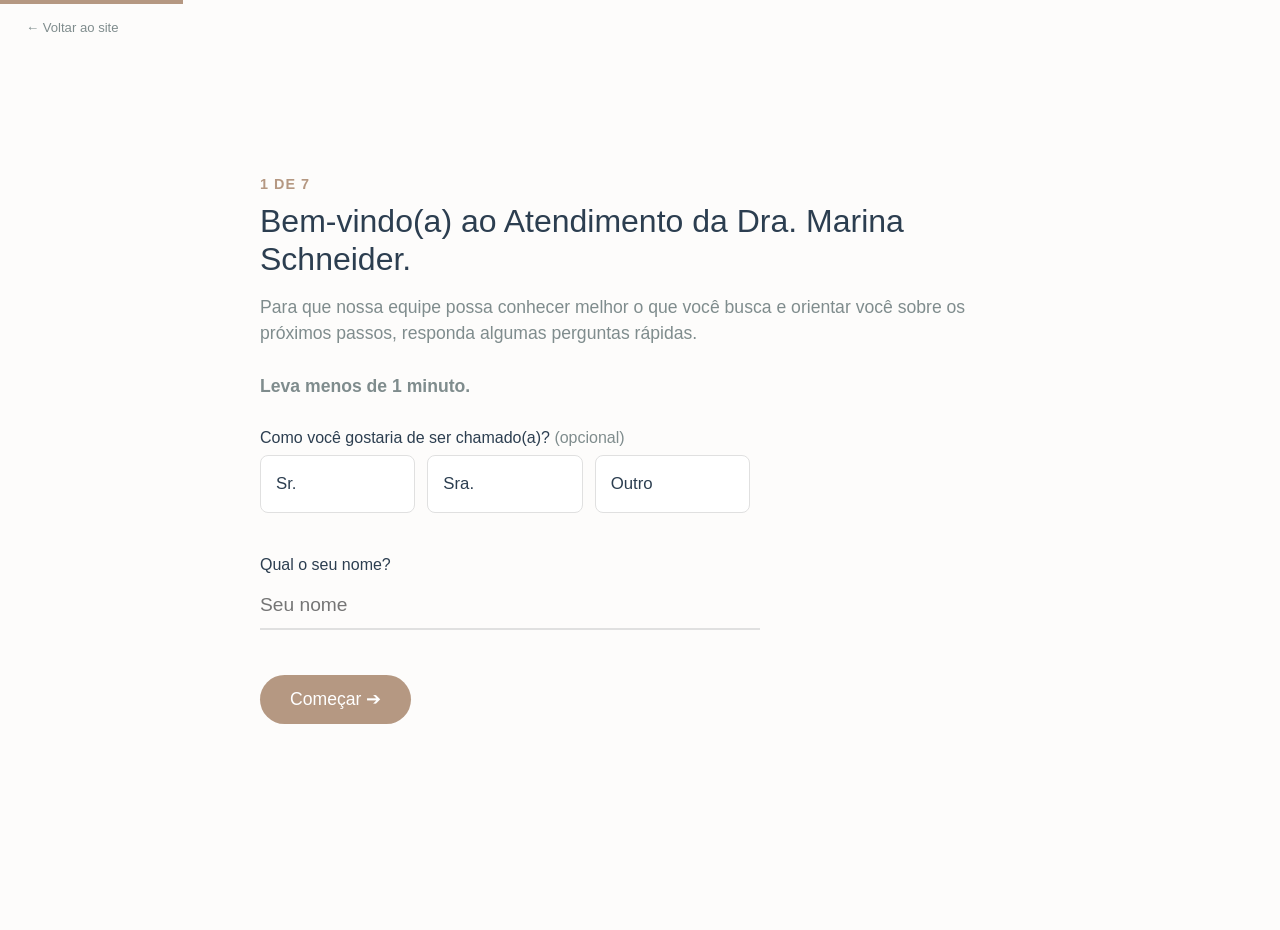
<file: agendamento/index.html>
<!DOCTYPE html>
<html lang="pt-BR">
<head>
    <meta charset="UTF-8">
    <meta name="viewport" content="width=device-width, initial-scale=1.0, maximum-scale=1.0, user-scalable=no">
    <title>Atendimento | Dra. Marina Schneider</title>
    <link rel="icon" type="image/png" href="../assets/images/logo/favicon.png">
    <style>
        :root {
            --primary: #b59882;
            --primary-hover: #9c806b;
            --bg-color: #fdfcfb;
            --text-dark: #2c3e50;
            --text-light: #7f8c8d;
            --border: #e0e0e0;
            --warning-bg: #fff9e6;
            --warning-border: #f1c40f;
        }

        * {
            box-sizing: border-box;
            margin: 0;
            padding: 0;
            font-family: -apple-system, BlinkMacSystemFont, "Segoe UI", Roboto, Helvetica, Arial, sans-serif;
        }

        body {
            background-color: var(--bg-color);
            color: var(--text-dark);
            height: 100vh;
            height: 100dvh; /* Adapta-se melhor no mobile ao abrir o teclado/barra de endereço */
            overflow: hidden;
            display: flex;
            flex-direction: column;
        }

        .back-link {
            position: fixed;
            top: 14px;
            left: 16px;
            z-index: 200;
            font-size: 0.82em;
            color: var(--text-light);
            text-decoration: none;
            padding: 6px 10px;
            border-radius: 20px;
            transition: background 0.2s ease, color 0.2s ease;
        }
        .back-link:hover {
            background: rgba(181, 152, 130, 0.12);
            color: var(--primary);
        }

        .form-container {
            flex: 1;
            position: relative;
            width: 100%;
            max-width: 800px;
            margin: 0 auto;
            padding: 20px;
            display: flex;
            align-items: center;
        }

        .step {
            position: absolute;
            top: 0;
            left: 0;
            width: 100%;
            height: 100%;
            display: flex;
            flex-direction: column;
            justify-content: center;
            opacity: 0;
            visibility: hidden;
            transform: translateY(30px);
            transition: all 0.5s cubic-bezier(0.4, 0, 0.2, 1);
            padding: 20px;
            overflow-y: auto; /* Permite rolagem interna caso o conteúdo seja maior que a tela */
        }

        .step.active {
            opacity: 1;
            visibility: visible;
            transform: translateY(0);
            z-index: 10;
        }

        .step-number {
            font-size: 0.9em;
            color: var(--primary);
            font-weight: 600;
            margin-bottom: 10px;
            letter-spacing: 1px;
            text-transform: uppercase;
        }

        h2 {
            font-size: 2em;
            font-weight: 300;
            margin-bottom: 15px;
            line-height: 1.2;
        }

        p.subtitle {
            font-size: 1.1em;
            color: var(--text-light);
            margin-bottom: 30px;
            line-height: 1.5;
        }

        .options-grid {
            display: grid;
            grid-template-columns: 1fr 1fr;
            gap: 12px;
            max-height: 55vh;
            overflow-y: auto;
            padding-right: 10px;
        }

        @media (max-width: 600px) {
            .options-grid {
                grid-template-columns: 1fr;
                max-height: none; /* Remove o limite de altura para fluir livremente */
            }
            h2 { font-size: 1.6em; }

            .step {
                justify-content: flex-start; /* Joga todo o conteúdo mais para cima no celular */
                padding-top: 10vh; /* Margem superior amigável */
                padding-bottom: 150px; /* Espaço extra no final para o teclado não cobrir os botões */
            }
        }

        .option-card {
            border: 1px solid var(--border);
            border-radius: 8px;
            padding: 18px 15px;
            cursor: pointer;
            transition: all 0.2s ease;
            background: #fff;
            display: flex;
            align-items: center;
        }

        .option-card:hover {
            background: #fcf9f7;
            border-color: var(--primary);
        }

        .option-card.selected {
            border-color: var(--primary);
            background-color: rgba(181, 152, 130, 0.1);
            box-shadow: 0 0 0 1px var(--primary);
        }

        .option-card strong {
            font-size: 1.05em;
            font-weight: 500;
        }

        .option-text {
            display: flex;
            flex-direction: column;
            gap: 4px;
        }

        .option-card small {
            font-size: 0.85em;
            font-weight: 400;
            color: var(--text-dark);
            line-height: 1.3;
        }

        .option-card input {
            display: none;
        }

        .input-group {
            margin-bottom: 25px;
            width: 100%;
            max-width: 500px;
        }

        .input-group label {
            display: block;
            margin-bottom: 8px;
            font-weight: 500;
            color: var(--text-dark);
        }

        .input-group input[type="text"],
        .input-group input[type="tel"],
        .input-group textarea {
            width: 100%;
            padding: 12px 0;
            font-size: 1.2em;
            border: none;
            border-bottom: 2px solid var(--border);
            background: transparent;
            color: var(--text-dark);
            outline: none;
            transition: border-color 0.3s;
            resize: none;
        }

        .input-group textarea {
            min-height: 80px;
            line-height: 1.4;
        }

        .input-group input:focus,
        .input-group textarea:focus {
            border-bottom-color: var(--primary);
        }

        .hidden-input {
            display: none;
            margin-top: 15px;
            animation: fadeIn 0.3s ease;
        }
        .hidden-input.active {
            display: block;
        }

        @keyframes fadeIn {
            from { opacity: 0; transform: translateY(-10px); }
            to { opacity: 1; transform: translateY(0); }
        }

        .btn-container {
            margin-top: 20px;
            display: flex;
            gap: 15px;
            flex-wrap: wrap;
        }

        .btn {
            background-color: var(--primary);
            color: white;
            border: none;
            padding: 14px 30px;
            font-size: 1.1em;
            border-radius: 30px;
            cursor: pointer;
            transition: background 0.3s, transform 0.1s;
            font-weight: 500;
            display: inline-flex;
            align-items: center;
            justify-content: center;
            gap: 10px;
            text-decoration: none;
            text-align: center;
        }

        .btn:hover { background-color: var(--primary-hover); }
        .btn:active { transform: scale(0.98); }

        .btn-secondary {
            background-color: #f1f1f1;
            color: var(--text-dark);
        }
        .btn-secondary:hover { background-color: #e2e2e2; }

        .progress-bar {
            position: fixed;
            top: 0;
            left: 0;
            height: 4px;
            background-color: var(--primary);
            width: 0%;
            transition: width 0.4s ease;
            z-index: 100;
        }

        .error-msg {
            color: #e74c3c;
            font-size: 0.9em;
            margin-top: -10px;
            margin-bottom: 15px;
            display: none;
        }

        .final-message {
            text-align: center;
            max-width: 600px;
            margin: 0 auto;
            max-height: 80vh;
            overflow-y: auto;
            padding-right: 10px;
        }
        .final-message h2 { margin-bottom: 15px; font-size: 1.8em; }
        .final-message p { margin-bottom: 10px; font-size: 1.05em; line-height: 1.4; color: var(--text-dark); }
        .final-message .signature { margin-top: 15px; font-style: italic; color: var(--primary); font-size: 0.95em; }

        .alert-box {
            background-color: var(--warning-bg);
            border-left: 4px solid var(--warning-border);
            padding: 12px 15px;
            margin: 12px 0;
            text-align: left;
            border-radius: 4px;
            display: none; /* Oculto por padrão */
        }
        .alert-box p {
            margin: 0;
            font-size: 0.95em;
            color: #444;
            line-height: 1.4;
        }

    </style>
</head>
<body>

    <a href="../index.html" class="back-link">&larr; Voltar ao site</a>
    <div class="progress-bar" id="progressBar"></div>

    <div class="form-container">

        <div class="step active" id="step-1">
            <div class="step-number">1 de 7</div>
            <h2>Bem-vindo(a) ao Atendimento da Dra. Marina Schneider.</h2>
            <p class="subtitle">Para que nossa equipe possa conhecer melhor o que você busca e orientar você sobre os próximos passos, responda algumas perguntas rápidas.<br><br><strong>Leva menos de 1 minuto.</strong></p>

            <div class="input-group">
                <label>Como você gostaria de ser chamado(a)? <span style="color: var(--text-light); font-weight: 400;">(opcional)</span></label>
                <div class="options-grid" style="grid-template-columns: 1fr 1fr 1fr; margin-bottom: 10px;">
                    <label class="option-card" onclick="selectPronoun(this)">
                        <input type="radio" name="pronome" value="Sr.">
                        <strong>Sr.</strong>
                    </label>
                    <label class="option-card" onclick="selectPronoun(this)">
                        <input type="radio" name="pronome" value="Sra.">
                        <strong>Sra.</strong>
                    </label>
                    <label class="option-card" onclick="selectPronoun(this, true)">
                        <input type="radio" name="pronome" value="Outro">
                        <strong>Outro</strong>
                    </label>
                </div>
                <div class="hidden-input" id="container-pronome-outro">
                    <input type="text" id="pronome_outro" placeholder="Como prefere?">
                </div>
            </div>

            <div class="input-group">
                <label>Qual o seu nome?</label>
                <input type="text" id="nome" placeholder="Seu nome">
            </div>

            <div class="error-msg" id="error-step-1">Por favor, preencha seu nome.</div>
            <div class="btn-container">
                <button class="btn" onclick="validateStep1()">Começar ➔</button>
            </div>
        </div>

        <div class="step" id="step-2">
            <div class="step-number">2 de 7</div>
            <h2>3. Qual região(ões) você gostaria de tratar ou transformar?</h2>
            <p style="margin-bottom: 15px; color: var(--text-light);">Pode selecionar mais de uma opção.</p>

            <div class="options-grid">
                <label class="option-card" onclick="toggleRegiaoCheckbox(this)">
                    <input type="checkbox" name="regiao" value="Mamas">
                    <span class="option-text">
                        <strong>Mamas</strong>
                        <small>Aumento, redução, mastopexia</small>
                    </span>
                </label>
                <label class="option-card" onclick="toggleRegiaoCheckbox(this)">
                    <input type="checkbox" name="regiao" value="Abdome">
                    <span class="option-text">
                        <strong>Abdome</strong>
                        <small>Abdominoplastia, lipoaspiração</small>
                    </span>
                </label>
                <label class="option-card" onclick="toggleRegiaoCheckbox(this)">
                    <input type="checkbox" name="regiao" value="Contorno corporal">
                    <span class="option-text">
                        <strong>Contorno corporal</strong>
                        <small>Lipoaspiração, lipoenxertia, braços</small>
                    </span>
                </label>
                <label class="option-card" onclick="toggleRegiaoCheckbox(this)">
                    <input type="checkbox" name="regiao" value="Face">
                    <span class="option-text">
                        <strong>Face</strong>
                        <small>Blefaroplastia, otoplastia</small>
                    </span>
                </label>
                <label class="option-card" onclick="toggleRegiaoCheckbox(this)">
                    <input type="checkbox" name="regiao" value="Procedimentos estéticos">
                    <span class="option-text">
                        <strong>Procedimentos estéticos</strong>
                        <small>Botox, preenchimento, bioestimulador</small>
                    </span>
                </label>
                <label class="option-card" onclick="toggleRegiaoCheckbox(this, true)">
                    <input type="checkbox" name="regiao" value="Outra região">
                    <strong>Outra região</strong>
                </label>
            </div>

            <div class="input-group hidden-input" id="container-regiao-outra" style="margin-top: 20px;">
                <input type="text" id="regiao_outra" placeholder="Qual seria a outra região?">
            </div>

            <div class="error-msg" id="error-step-2">Selecione pelo menos uma região.</div>
            <div class="btn-container">
                <button class="btn btn-secondary" onclick="prevStep(1)">Voltar</button>
                <button class="btn" onclick="validateStep2()">Próximo ➔</button>
            </div>
        </div>

        <div class="step" id="step-3">
            <div class="step-number">3 de 7</div>
            <h2>4. O que mais incomoda você nessa região?</h2>

            <div class="input-group">
                <textarea id="incomodo" placeholder="Descreva brevemente o que gostaria de mudar..."></textarea>
            </div>

            <div class="error-msg" id="error-step-3">Por favor, escreva algo sobre o que a incomoda.</div>
            <div class="btn-container">
                <button class="btn btn-secondary" onclick="prevStep(2)">Voltar</button>
                <button class="btn" onclick="validateStep3()">Próximo ➔</button>
            </div>
        </div>

        <div class="step" id="step-4">
            <div class="step-number">4 de 7</div>
            <h2>5. Você está decidido a resolver esse problema?</h2>

            <div class="options-grid" style="grid-template-columns: 1fr;">
                <label class="option-card" onclick="selectRadioAndAdvance(this, 'decisao', 5)">
                    <input type="radio" name="decisao" value="Sim, o quanto antes">
                    <strong>Sim, o quanto antes</strong>
                </label>
                <label class="option-card" onclick="selectRadioAndAdvance(this, 'decisao', 5)">
                    <input type="radio" name="decisao" value="Ainda não tenho certeza">
                    <strong>Ainda não tenho certeza</strong>
                </label>
                <label class="option-card" onclick="selectRadioAndAdvance(this, 'decisao', 5)">
                    <input type="radio" name="decisao" value="Não, apenas quero tirar dúvidas">
                    <strong>Não, apenas quero tirar dúvidas</strong>
                </label>
            </div>

            <div class="btn-container">
                <button class="btn btn-secondary" onclick="prevStep(3)">Voltar</button>
            </div>
        </div>

        <div class="step" id="step-5">
            <div class="step-number">5 de 7</div>
            <h2>6. Qual faixa de investimento você considera para o seu procedimento?</h2>

            <div class="options-grid" style="grid-template-columns: 1fr;">
                <label class="option-card" onclick="selectRadioAndAdvance(this, 'investimento', 6)">
                    <!-- Values representam o teto da faixa para lógica condicional -->
                    <input type="radio" name="investimento" value="10000" data-label="Até R$ 10.000">
                    <strong>Até R$ 10.000</strong>
                </label>
                <label class="option-card" onclick="selectRadioAndAdvance(this, 'investimento', 6)">
                    <input type="radio" name="investimento" value="20000" data-label="R$ 10.000 a R$ 20.000">
                    <strong>R$ 10.000 a R$ 20.000</strong>
                </label>
                <label class="option-card" onclick="selectRadioAndAdvance(this, 'investimento', 6)">
                    <input type="radio" name="investimento" value="40000" data-label="R$ 20.000 a R$ 40.000">
                    <strong>R$ 20.000 a R$ 40.000</strong>
                </label>
                <label class="option-card" onclick="selectRadioAndAdvance(this, 'investimento', 6)">
                    <input type="radio" name="investimento" value="999999" data-label="Acima de R$ 40.000">
                    <strong>Acima de R$ 40.000</strong>
                </label>
                <label class="option-card" onclick="selectRadioAndAdvance(this, 'investimento', 6)">
                    <input type="radio" name="investimento" value="999999" data-label="Ainda não tenho uma faixa definida">
                    <strong>Ainda não tenho uma faixa definida</strong>
                </label>
            </div>

            <div class="btn-container">
                <button class="btn btn-secondary" onclick="prevStep(4)">Voltar</button>
            </div>
        </div>

        <div class="step" id="step-6">
            <div class="step-number">6 de 7</div>
            <h2>7. Onde você gostaria de realizar sua consulta?</h2>

            <div class="options-grid" style="grid-template-columns: 1fr;">
                <label class="option-card" onclick="selectRadioAndAdvance(this, 'local', 7)">
                    <input type="radio" name="local" value="Blumenau">
                    <strong>Blumenau</strong>
                </label>
                <label class="option-card" onclick="selectRadioAndAdvance(this, 'local', 7)">
                    <input type="radio" name="local" value="São Paulo">
                    <strong>São Paulo</strong>
                </label>
                <label class="option-card" onclick="selectRadioAndAdvance(this, 'local', 7)">
                    <input type="radio" name="local" value="Online">
                    <strong>Online</strong>
                </label>
            </div>

            <div class="btn-container">
                <button class="btn btn-secondary" onclick="prevStep(5)">Voltar</button>
            </div>
        </div>

        <div class="step" id="step-7">
            <div class="step-number">7 de 7</div>
            <h2>8. O que você espera encontrar em uma consulta de cirurgia plástica?</h2>

            <div class="input-group">
                <textarea id="expectativa" placeholder="Confiança, empatia, tirar dúvidas..."></textarea>
            </div>

            <div class="error-msg" id="error-step-7">Por favor, partilhe um pouco sobre a sua expectativa.</div>
            <div class="btn-container">
                <button class="btn btn-secondary" onclick="prevStep(6)">Voltar</button>
                <button class="btn" onclick="validateAndSubmit()">Concluir ➔</button>
            </div>
        </div>

        <div class="step" id="step-8">
            <div class="final-message">
                <h2>Formulário concluído! ✨</h2>

                <div id="msg-padrao">
                    <p>Obrigada por compartilhar um pouco sobre o que você está buscando.</p>
                    <p>Nossa equipe receberá suas respostas e entrará em contato pelo WhatsApp para orientar você sobre os próximos passos.</p>
                </div>

                <!-- ALERTA DE ORÇAMENTO (Dinâmico) -->
                <div class="alert-box" id="alerta-orcamento">
                    <p><strong>Com carinho:</strong> Notamos que o investimento para as regiões escolhidas costuma ser um pouco superior à faixa que você selecionou. Deseja prosseguir com a nossa equipe mesmo assim?</p>
                </div>

                <!-- ALERTA DE CONSULTA ONLINE (Dinâmico) -->
                <div class="alert-box" id="alerta-online" style="border-color: var(--primary); background-color: rgba(181, 152, 130, 0.05);">
                    <p><strong>Consulta Online:</strong> Ela possui um valor de consulta que já inclui o seu retorno presencial em até 60 dias (Blumenau ou SP). Tudo bem para você?</p>
                </div>

                <div class="signature">
                    Dra. Marina Schneider<br>
                    Cirurgiã Plástica<br>
                    <strong>Sua história é única. Seu planejamento também.</strong>
                </div>

                <div class="btn-container" style="justify-content: center; margin-top: 20px;">
                    <a href="#" id="whatsapp-link" class="btn" target="_blank" rel="noopener noreferrer" style="background-color: #25D366; width: 100%; max-width: 400px;">
                        Enviar mensagem
                    </a>
                </div>
            </div>
        </div>

    </div>

    <script>
        const totalSteps = 7;

        function updateProgress(stepIndex) {
            const progress = (stepIndex / totalSteps) * 100;
            document.getElementById('progressBar').style.width = `${Math.min(progress, 100)}%`;
        }

        function nextStep(stepIndex) {
            document.querySelectorAll('.step').forEach(step => step.classList.remove('active'));
            document.getElementById(`step-${stepIndex}`).classList.add('active');

            if(stepIndex > 0 && stepIndex <= totalSteps) {
                updateProgress(stepIndex);
            } else if (stepIndex === 8) {
                document.getElementById('progressBar').style.width = '100%';
            }
        }

        function prevStep(stepIndex) {
            nextStep(stepIndex);
        }

        // A primeira pergunta já aparece ativa no HTML (sem precisar clicar em
        // "Começar" antes), então acertamos a barra de progresso pra refletir isso.
        updateProgress(1);

        // Lógica do Passo 1: Pronome
        function selectPronoun(element, isOutro = false) {
            const siblings = element.parentElement.querySelectorAll('.option-card');
            siblings.forEach(el => el.classList.remove('selected'));

            element.classList.add('selected');
            element.querySelector('input').checked = true;

            const containerOutro = document.getElementById('container-pronome-outro');
            if (isOutro) {
                containerOutro.classList.add('active');
                setTimeout(() => document.getElementById('pronome_outro').focus(), 100);
            } else {
                containerOutro.classList.remove('active');
            }
            document.getElementById('error-step-1').style.display = 'none';
        }

        function validateStep1() {
            const nome = document.getElementById('nome').value.trim();
            const pronomeSelected = document.querySelector('input[name="pronome"]:checked');

            // O tratamento (Sr./Sra./Outro) é opcional. Só validamos o campo de
            // texto "Outro" quando a pessoa marcou essa opção mas não escreveu nada.
            let pronomeValido = true;
            if (pronomeSelected && pronomeSelected.value === 'Outro') {
                pronomeValido = document.getElementById('pronome_outro').value.trim() !== '';
            }

            if (nome === '' || !pronomeValido) {
                const errorEl = document.getElementById('error-step-1');
                errorEl.textContent = nome === ''
                    ? 'Por favor, preencha seu nome.'
                    : 'Por favor, escreva como prefere ser chamado(a), ou desmarque a opção "Outro".';
                errorEl.style.display = 'block';
            } else {
                document.getElementById('error-step-1').style.display = 'none';
                nextStep(2);
            }
        }

        // Lógica do Passo 2: Regiões
        function toggleRegiaoCheckbox(element, isOutro = false) {
            const checkbox = element.querySelector('input');
            const containerOutra = document.getElementById('container-regiao-outra');

            setTimeout(() => {
                if (checkbox.checked) {
                    element.classList.add('selected');
                    if(isOutro) {
                        containerOutra.classList.add('active');
                        setTimeout(() => document.getElementById('regiao_outra').focus(), 100);
                    }
                } else {
                    element.classList.remove('selected');
                    if(isOutro) {
                        containerOutra.classList.remove('active');
                    }
                }
                document.getElementById('error-step-2').style.display = 'none';
            }, 50);
        }

        function validateStep2() {
            const selecionados = document.querySelectorAll('input[name="regiao"]:checked');
            let valido = selecionados.length > 0;

            // Verifica se marcou "Outro" e se preencheu
            const selecionouOutro = Array.from(selecionados).some(cb => cb.value === "Outra região");
            if (selecionouOutro && document.getElementById('regiao_outra').value.trim() === '') {
                valido = false;
            }

            if (!valido) {
                document.getElementById('error-step-2').style.display = 'block';
            } else {
                document.getElementById('error-step-2').style.display = 'none';
                nextStep(3);
            }
        }

        function validateStep3() {
            const incomodo = document.getElementById('incomodo').value.trim();
            if (incomodo === '') {
                document.getElementById('error-step-3').style.display = 'block';
            } else {
                document.getElementById('error-step-3').style.display = 'none';
                nextStep(4);
            }
        }

        function selectRadioAndAdvance(element, inputName, nextStepIndex) {
            const siblings = element.parentElement.querySelectorAll('.option-card');
            siblings.forEach(el => el.classList.remove('selected'));

            element.classList.add('selected');
            element.querySelector('input').checked = true;

            setTimeout(() => {
                nextStep(nextStepIndex);
            }, 300);
        }

        function validateAndSubmit() {
            const expectativa = document.getElementById('expectativa').value.trim();

            if (expectativa === '') {
                document.getElementById('error-step-7').style.display = 'block';
            } else {
                document.getElementById('error-step-7').style.display = 'none';
                processarFormulario();
            }
        }

        function processarFormulario() {
            // Recolher Dados
            const pronomeSelected = document.querySelector('input[name="pronome"]:checked');
            let pronome = pronomeSelected ? pronomeSelected.value : "";
            if (pronome === "Outro") {
                pronome = document.getElementById('pronome_outro').value;
            }

            const nome = document.getElementById('nome').value;

            // Regiões (Tratando Multi-seleção)
            const checkboxesRegiao = document.querySelectorAll('input[name="regiao"]:checked');
            let regioesArr = [];
            checkboxesRegiao.forEach(cb => {
                if(cb.value === "Outra região") {
                    regioesArr.push(document.getElementById('regiao_outra').value);
                } else {
                    regioesArr.push(cb.value);
                }
            });
            const regiaoTexto = regioesArr.join(', ');

            const incomodo = document.getElementById('incomodo').value;
            const decisao = document.querySelector('input[name="decisao"]:checked')?.value || "Não informado";

            const invRadio = document.querySelector('input[name="investimento"]:checked');
            const invLabel = invRadio ? invRadio.getAttribute('data-label') : "Não informado";
            const invMax = invRadio ? parseInt(invRadio.value) : 999999;

            const local = document.querySelector('input[name="local"]:checked')?.value || "Não informado";
            const expectativa = document.getElementById('expectativa').value;

            // --- LÓGICA DE ALERTAS E ORÇAMENTO ---
            // Valor estimado por região selecionada.
            // Procedimentos estéticos e "outra região" entram com um valor baixo
            // de propósito, pra não disparar o alerta de orçamento à toa
            // (cosmiatria costuma custar bem menos que uma cirurgia, e "outra
            // região" é um texto livre que a equipe ainda não sabe o que é).
            const custoPorRegiao = {
                "Mamas": 14000,
                "Abdome": 14000,
                "Contorno corporal": 14000,
                "Face": 14000,
                "Procedimentos estéticos": 500,
                "Outra região": 500
            };
            let custoEstimadoTotal = 0;
            checkboxesRegiao.forEach(cb => {
                custoEstimadoTotal += custoPorRegiao[cb.value] ?? 14000;
            });

            const boxOrcamento = document.getElementById('alerta-orcamento');
            const boxOnline = document.getElementById('alerta-online');
            const msgPadrao = document.getElementById('msg-padrao');
            const btnWhatsapp = document.getElementById('whatsapp-link');

            let precisaConfirmacao = false;

            if (custoEstimadoTotal > invMax) {
                // Estoura o orçamento
                boxOrcamento.style.display = 'block';
                msgPadrao.style.display = 'none'; // Esconde a mensagem padrão para poupar espaço
                precisaConfirmacao = true;
            } else {
                // Dentro do orçamento
                boxOrcamento.style.display = 'none';
                msgPadrao.style.display = 'block';
            }

            // Alerta Online
            if (local === 'Online') {
                boxOnline.style.display = 'block';
                precisaConfirmacao = true;
                // Se só tem o alerta online, pode esconder um parágrafo da msg padrão para caber bem
                if(custoEstimadoTotal <= invMax) {
                     msgPadrao.innerHTML = "<p>Obrigada por compartilhar! Nossa equipe entrará em contato para orientar você sobre os próximos passos.</p>";
                }
            } else {
                boxOnline.style.display = 'none';
            }

            // Define o texto do botão baseado nos avisos
            if (precisaConfirmacao) {
                btnWhatsapp.innerText = "Sim, quero prosseguir";
            } else {
                btnWhatsapp.innerText = "Enviar mensagem";
            }

            // Formatar mensagem WhatsApp
            let mensagemWhatsapp = "Olá! Preenchi o formulário de triagem e gostaria de conversar sobre os próximos passos.%0A%0A";
            mensagemWhatsapp += `*1. Tratamento:* ${pronome}%0A`;
            mensagemWhatsapp += `*2. Nome:* ${nome}%0A`;
            mensagemWhatsapp += `*3. Região(ões):* ${regiaoTexto}%0A`;
            mensagemWhatsapp += `*4. O que incomoda:* ${incomodo}%0A`;
            mensagemWhatsapp += `*5. Decisão:* ${decisao}%0A`;
            mensagemWhatsapp += `*6. Investimento:* ${invLabel}%0A`;
            mensagemWhatsapp += `*7. Local:* ${local}%0A`;
            mensagemWhatsapp += `*8. Expectativas:* ${expectativa}`;

            const numeroTelefone = "5547992421665";
            const linkWpp = `https://api.whatsapp.com/send?phone=${numeroTelefone}&text=${mensagemWhatsapp}`;

            btnWhatsapp.href = linkWpp;

            // Avança para tela final
            nextStep(8);
        }

    </script>
</body>
</html>
</file>
